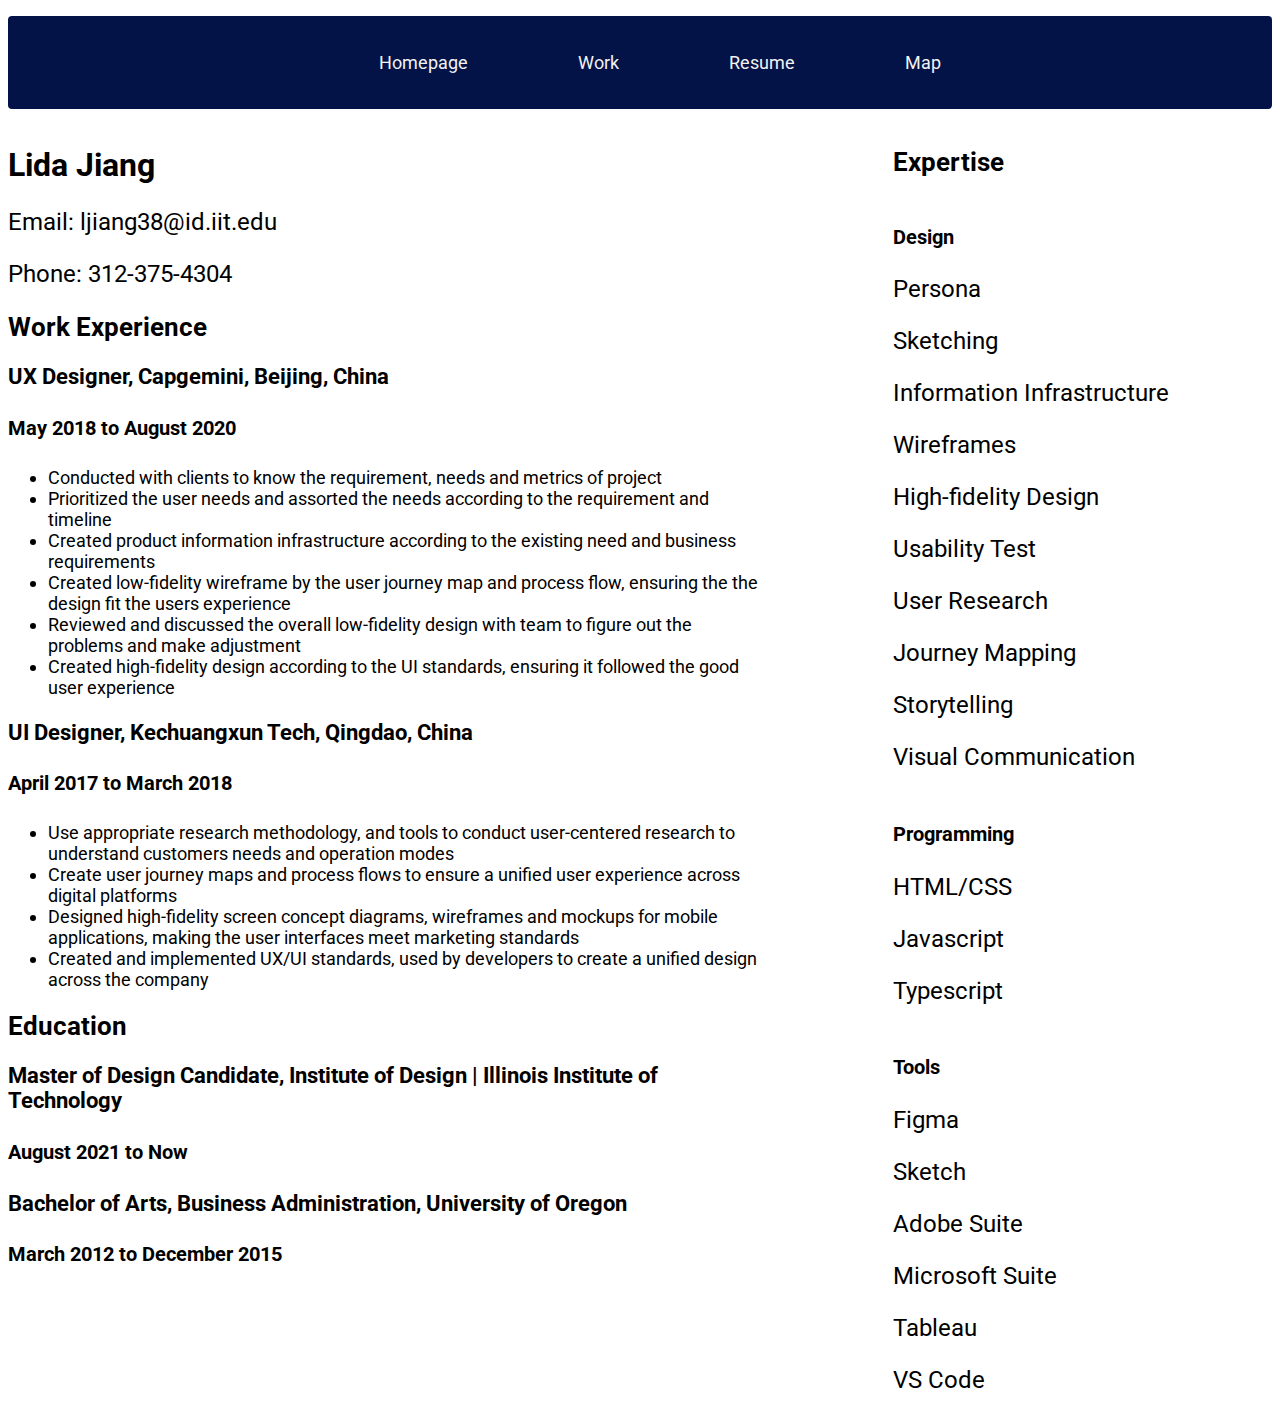
<file: resume.html>
<!DOCTYPE html>
<html lang="en">
<head>
  <meta charset="utf-8">
  <title>Resume</title>
  <link href="css/normalize.css" rel="sytlesheet">
  <link href="css/style.css" rel="stylesheet">
  <!-- font/ -->
  <link rel="preconnect" href="https://fonts.googleapis.com">
  <link rel="preconnect" href="https://fonts.gstatic.com" crossorigin>
  <link href="https://fonts.googleapis.com/css2?family=Roboto:ital,wght@0,100;0,300;0,400;0,500;0,700;0,900;1,100;1,300;1,400;1,500;1,700;1,900&display=swap" rel="stylesheet">
</head>

<body>
  <nav class="navigation">
    <ul>
      <li><a href="index.html">Homepage</a></li>
      <li><a href="work.html">Work</a></li>
      <li><a class="active" href="resume.html">Resume</a></li>
      <li><a href="map.html">Map</a></li>
    </ul>
  </nav>

  <section class="cv">
    <h1>Lida Jiang</h1>
    <p>Email: ljiang38@id.iit.edu</p>
    <p>Phone: 312-375-4304</p>

    <h2>Work Experience</h2>
    <h3>UX Designer, Capgemini, Beijing, China</h3>
    <h4>May 2018 to August 2020</h4>
    <ul>
      <li>Conducted with clients to know the requirement, needs and metrics of project</li>
      <li>Prioritized the user needs and assorted the needs according to the requirement and timeline</li>
      <li>Created product information infrastructure according to the existing need and business requirements</li>
      <li>Created low-fidelity wireframe by the user journey map and process flow, ensuring the the design fit the users experience</li>
      <li>Reviewed and discussed the overall low-fidelity design with team to figure out the problems and make adjustment</li>
      <li>Created high-fidelity design according to the UI standards, ensuring it followed the good user experience</li>
    </ul>

    <h3>UI Designer, Kechuangxun Tech, Qingdao, China</h3>
    <h4>April 2017 to March 2018</h4>
    <ul>
      <li>Use appropriate research methodology, and tools to conduct user-centered research to understand customers needs and operation modes</li>
      <li>Create user journey maps and process flows to ensure a unified user experience across digital platforms</li>
      <li>Designed high-fidelity screen concept diagrams, wireframes and mockups for mobile applications, making the user interfaces meet marketing standards</li>
      <li>Created and implemented UX/UI standards, used by developers to create a unified design across the company</li>
    </ul>

    <h2>Education</h2>
    <h3>Master of Design Candidate, Institute of Design | Illinois Institute of Technology</h3>
    <h4>August 2021 to Now</h4>
    <h3>Bachelor of Arts, Business Administration, University of Oregon</h3>
    <h4>March 2012 to December 2015</h4>
  </section>

  <aside>
    <div>
      <div class="right">
        <h2>Expertise</h2>
      </div>
      <div class="right">
        <h4>Design</h4>
        <p>Persona</p>
        <p>Sketching</p>
        <p>Information Infrastructure</p>
        <p>Wireframes</p>
        <p>High-fidelity Design</p>
        <p>Usability Test</p>
        <p>User Research</p>
        <p>Journey Mapping</p>
        <p>Storytelling</p>
        <p>Visual Communication</p>
      </div>
      <div class="right">
        <h4>Programming</h4>
        <p>HTML/CSS</p>
        <p>Javascript</p>
        <p>Typescript</p>
      </div>
      <div class="right">
        <h4>Tools</h4>
        <p>Figma</p>
        <p>Sketch</p>
        <p>Adobe Suite</p>
        <p>Microsoft Suite</p>
        <p>Tableau</p>
        <p>VS Code</p>
      </div>
    </div>
  </aside>
</body>
</html>
</file>
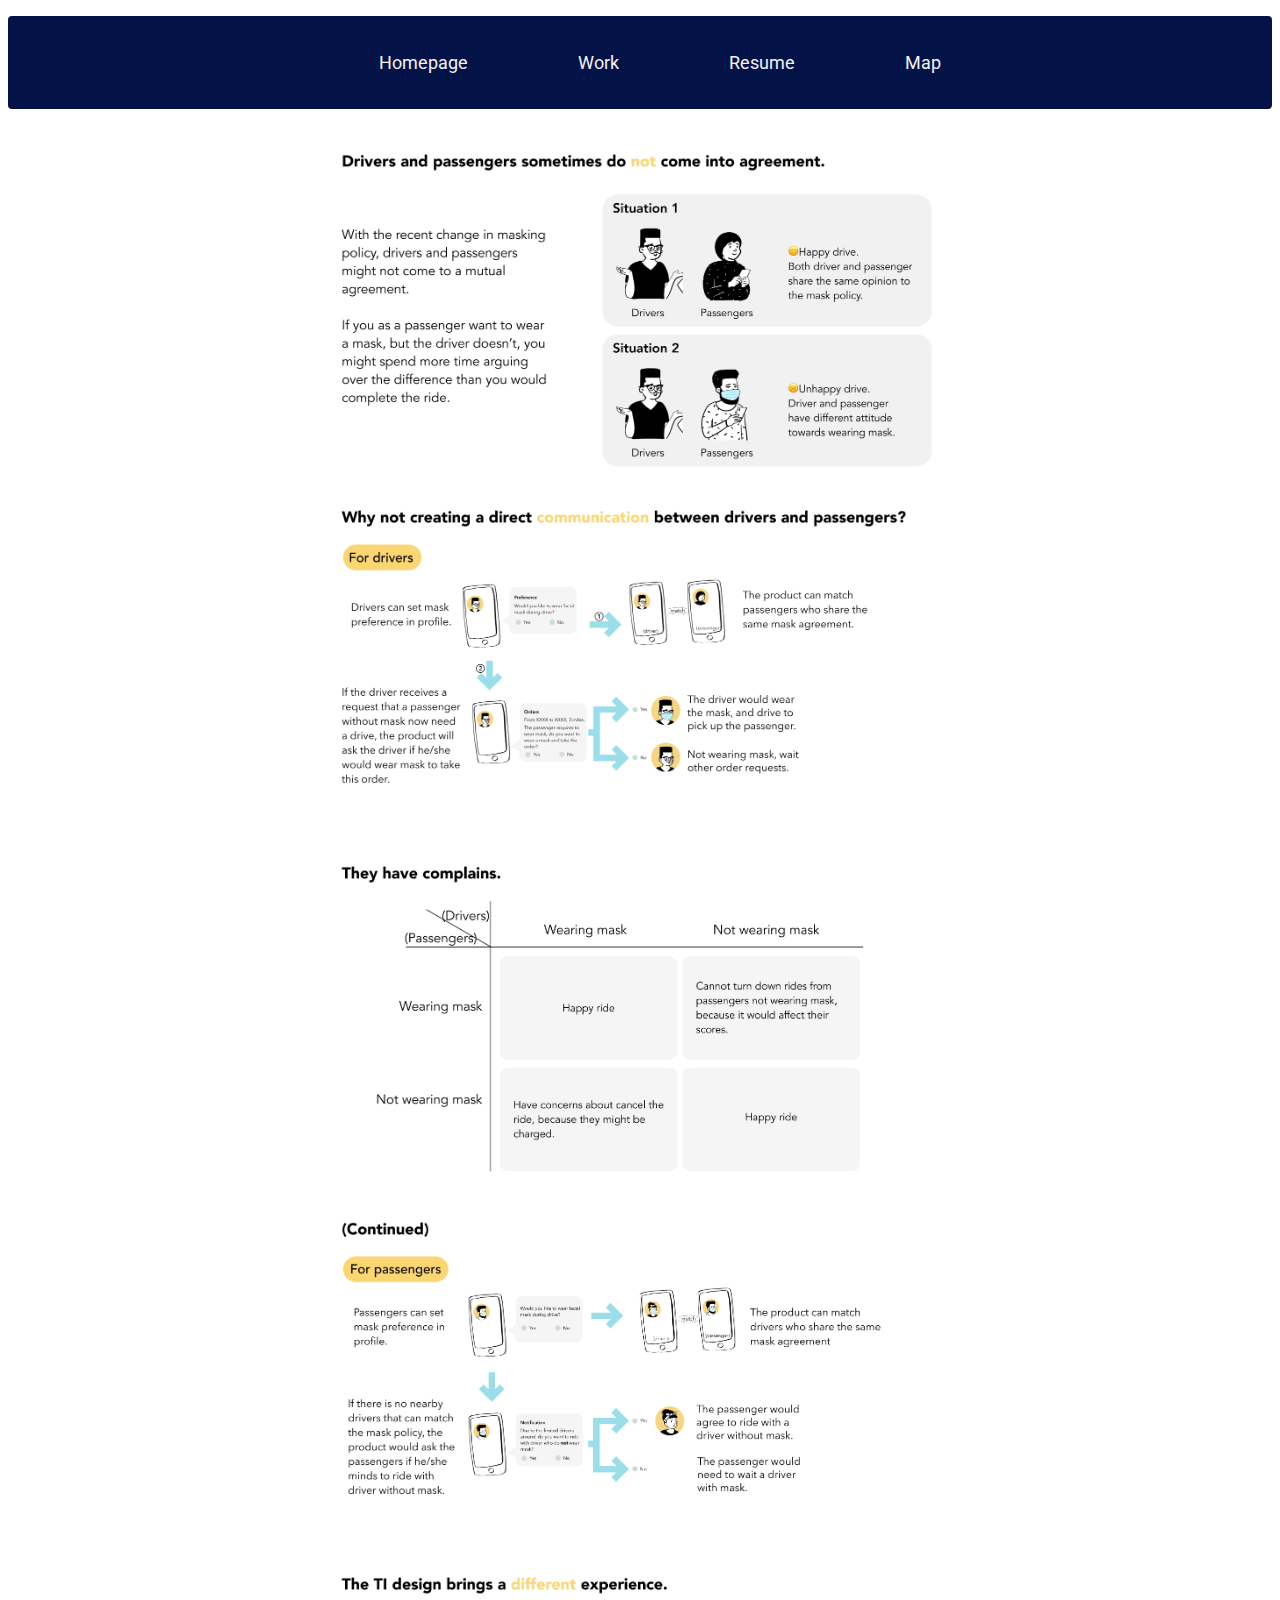
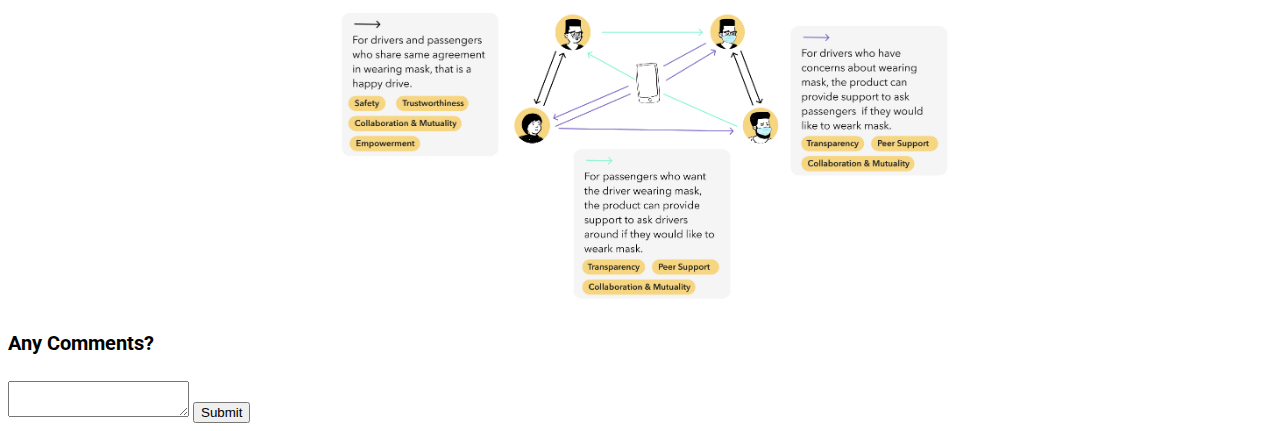
<file: work.html>
<!DOCTYPE html>
<html lang="en">
<head>
  <meta charset="utf-8">
  <title>Work</title>
  <link href="css/normalize.css" rel="sytlesheet">
  <link href="css/style.css" rel="stylesheet">
  <!-- font/ -->
  <link rel="preconnect" href="https://fonts.googleapis.com">
  <link rel="preconnect" href="https://fonts.gstatic.com" crossorigin>
  <link href="https://fonts.googleapis.com/css2?family=Roboto:ital,wght@0,100;0,300;0,400;0,500;0,700;0,900;1,100;1,300;1,400;1,500;1,700;1,900&display=swap" rel="stylesheet">
</head>

<body>
  <nav class="navigation">
    <ul>
      <li><a href="index.html">Homepage</a></li>
      <li><a class="active" href="work.html">Work</a></li>
      <li><a href="resume.html">Resume</a></li>
      <li><a href="map.html">Map</a></li>
    </ul>
  </nav>

  <section>
    <img src="media/worksample_2.jpg" alt="problem statement" class="worksample">
    <img src="media/worksample_3.jpg" alt="problem exploration" class="worksample">
    <img src="media/worksample_4.jpg" alt="solution part1" class="worksample">
    <img src="media/worksample_5.jpg" alt="solution part 2" class="worksample">
    <img src="media/worksample_6.jpg" alt="trauma-informed design flow" class="worksample">
    <h4>Any Comments?</h4>
    <textarea name="comments_field"></textarea>
    <input type="hidden" name="hidden_field[]" action="null#">
    <button type="submit">Submit</button>
  </section>
</body>
</html>
</file>
<file: css/style.css>
.profile{
  height: auto;
  max-width: 50%;
  border-radius: 4px;
  display: block;
  float:left;
  /* margin-left: auto;
  margin-right:auto; */
}

.description{
  /* margin-top: 50px; */
  padding-left: 20px;
  font-size: 24px;
}

.container{
  display:flex;
  align-items: center;
  justify-content: left;
}

.campus{
  height: auto;
  max-width: 50%;
  border-radius: 4px;
  display: block;
  float:left;
}

.cats{
  height: auto;
  max-width: 50%;
  border-radius: 4px;
  display: block;
  float:left;
}

.grid-container{
  display: grid;
  height: 400px;
  grid-template-columns: auto auto auto;
  align-content: space-evenly;
  gap:40px;
  padding:10px;

}

.worksample{
  height: auto;
  max-width: 50%;
  border-radius: 4px;
  display: block;
  margin-left: auto;
  margin-right:auto;
}

/* https://www.w3schools.com/howto/tryit.asp?filename=tryhow_css_image_text */
/* .container{
  position: relative;
  text-align: center;
  color: #f2f2f2;
} */

/* .intro{
  position: absolute;
  top:50%;
  left:15%;
  transform: translate(-50%,-50%);
} */

/* .campus .cats{
  position: relative;
  text-align: center;
} */

/* .description{
  position: relative;
  text-align: center;
} */

video {
  display: block;
  /* margin-left: auto;
  margin-right: auto; */
  max-width: 50%;
  height: auto;
  /* float: block; */
}

h1,h2,h3,h4,body{
  font-family: 'Roboto', sans-serif;
}

p{
  font-family: 'Roboto', sans-serif;
  font-size: 24px;
}

.title{
  font-weight: bold;
  background: #f3f3f3;
}

/* .topnav{
  background-color: #333333;
  overflow: hhidden;
}

.topnav a{
  float: left;
  color:#f2f2f2;
  text-align:center;
  padding:16px 16px;
  font-size: 16px;
}

.topnav a:hover{
  background-color: #dddddd;
  color:#000000;
}
.topnav a.active{
  background-color: #0884ef;
  color:white
} */

/* https://www.youtube.com/watch?v=-UxqoVQsvCA */
.navigation{
  background-color: #041347;
  border-radius:4px;
  list-style-type: none;
  margin:0px;
  padding: 0px;
  /* overflow: auto; */
  text-align: center;
}

.navigation li{
  /* float: left; */
  display: inline-block;
  font-family: 'Roboto', sans-serif;
  padding: 20px;
}

.navigation li a{
  display: block;
  text-decoration: none;
  color:#f2f2f2;
  padding: 16px 33px;
}

.navigation li a:hover{
  background-color: #2a3663;
}

/* https://learn.shayhowe.com/html-css/positioning-content/ */
.cv{
  float: left;
  width: 60%;
}

/* aside{
  float: right;
  width: 30%;
} */
.right{
  float:right;
  width:30%
}

#map {
  height:800px;
  width: 100%;
}
#map h3{
  text-align: center;
}

/* media query for screens */
@media only screen and (min-width: 1024px) and (max-width: 1728px) {
  p{
    font-family: 'Roboto', sans-serif;
    font-size: 24px;
  }
  h1{
    font-size: 32px;
  }
  h2{
    font-size:26px;
  }
  h3{
    font-size:22px;
  }
  h4{
    font-size:20px;
  }
  nav li{
    font-size:26px;
  }
  ul li{
    font-size:18px;
  }
  .right li{
    font-size:18px;
  }
  video {
  display: block;
  max-width: 50%;
  height: auto;
  }
  .profile{
  height: auto;
  max-width: 50%;
  border-radius: 4px;
  display: block;
  float:left;
  }
  .campus{
  height: auto;
  max-width: 50%;
  border-radius: 4px;
  display: block;
  float:left;
  }
  .cats{
    height: auto;
    max-width: 50%;
    border-radius: 4px;
    display: block;
    float:left;
  }
  .worksample{
  height: auto;
  max-width: 50%;
  border-radius: 4px;
  display: block;
  margin-left: auto;
  margin-right:auto;
  }

}

/* media query for smartphones (portrait and landscape) ----------- */
@media only screen and (min-device-width : 320px) and (max-device-width : 480px) {
  p{
    font-family: 'Roboto', sans-serif;
    font-size: 12px;
  }
  h1{
    font-size: 16px;
  }
  h2{
    font-size:13px;
  }
  h3{
    font-size:11px;
  }
  h4{
    font-size:10px;
  }
  nav li{
    font-size:16px;
  }
  ul li{
    font-size:10px;
  }
  .right li{
    font-size:10px;
  }
  img {
    max-width: 80%;
    height: auto;
  }
  video {
    max-width: 80%;
    height: auto;
  }
  .description{
  padding-left: 20px;
  font-size: 12px;
  }
  .container{
    display:flex;
    align-items: center;
    justify-content: left;
  }


}
</file>
